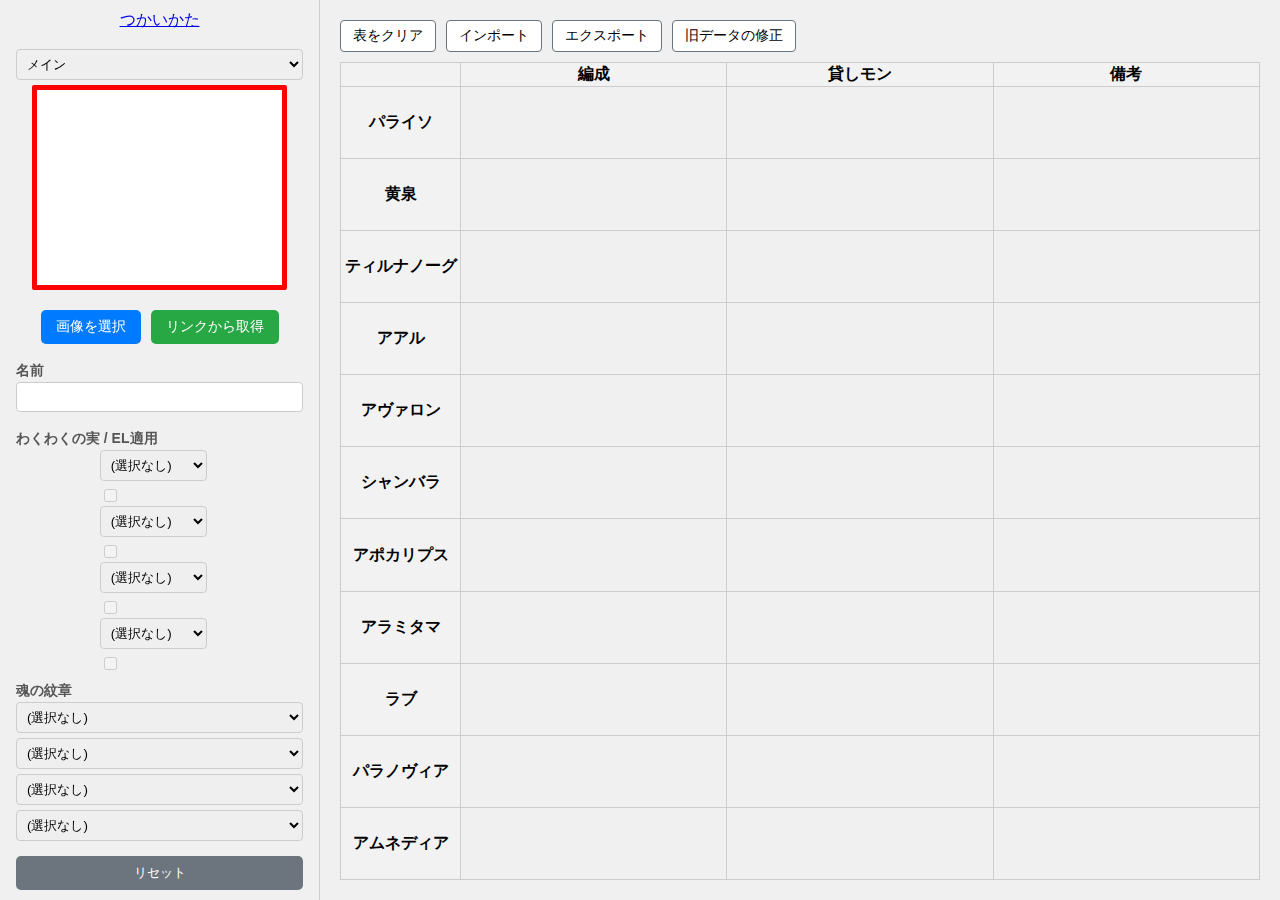
<file: seibo_party/index.html>
<!DOCTYPE html>
<html lang="ja">
<head>
    <meta charset="UTF-8">
    <meta name="viewport" content="width=device-width, initial-scale=1.0">
    <title>星墓編成ツール</title>

    <meta property="og:title" content="星墓編成ツール">
    <meta property="og:description" content="破壊の星墓の編成アシストツール">
    <meta property="og:type" content="website">
    <meta property="og:url" content="https://enmKos.github.io/kospage/seibo_party/index.html">
    <meta property="og:image" content="https://enmKos.github.io/kospage/seibo_party/seibo.png">
    
    <link rel="stylesheet" href="style.css">
</head>
<body>
    <div class="main-container">
        <div id="section-a" class="character-add-section">
            <div class="content-wrapper">
                <a href="how2.html">つかいかた</a>
                <br>
                <div id="preview-mode-indicator" class="preview-indicator" style="display: none;">
                    <p>プレビューモード中</p>
                    <button id="exit-preview-button">編集に戻る</button>
                </div>

                <select id="role-selector" class="dropdown-menu">
                    <option value="main">メイン</option>
                    <option value="sub2">サブ2</option>
                    <option value="sub3">サブ3</option>
                    <option value="sub4">サブ4</option>
                </select>

                <div id="square-wrapper" draggable="true">
                    <div id="image-preview-square" class="image-preview-square border-main"></div>
                </div>
                
                <div id="edit-buttons-container" class="button-container">
                    <label for="image-selector" class="action-button">画像を選択</label>
                    <input type="file" id="image-selector" accept="image/*" style="display: none;">
                    <button id="get-from-link-button" class="action-button green-button">リンクから取得</button>
                </div>

                <p class="section-label">名前</p>
                <input type="text" id="character-name" class="text-input">
                
                <p class="section-label">わくわくの実 / EL適用</p>
                <div class="ability-row">
                    <select class="dropdown-menu ability-selector"></select>
                    <input type="checkbox" class="ability-checkbox" disabled>
                </div>
                <div class="ability-row">
                    <select class="dropdown-menu ability-selector"></select>
                    <input type="checkbox" class="ability-checkbox" disabled>
                </div>
                <div class="ability-row">
                    <select class="dropdown-menu ability-selector"></select>
                    <input type="checkbox" class="ability-checkbox" disabled>
                </div>
                <div class="ability-row">
                    <select class="dropdown-menu ability-selector"></select>
                    <input type="checkbox" class="ability-checkbox" disabled>
                </div>

                <p class="section-label">魂の紋章</p>
                <select class="dropdown-menu crest-selector"></select>
                <select class="dropdown-menu crest-selector"></select>
                <select class="dropdown-menu crest-selector"></select>
                <select class="dropdown-menu crest-selector"></select>

                <button id="reset-all-button" class="reset-button">リセット</button>
            </div>
        </div>

        <div id="section-b" class="right-section">
            <div class="table-container">
                <div class="table-actions">
                    <button id="clear-button" class="io-button">表をクリア</button>
                    <button id="import-button" class="io-button">インポート</button>
                    <button id="export-button" class="io-button">エクスポート</button>
                    <button id="refined-button" class="io-button">旧データの修正</button>
                    <input type="file" id="import-file-input" style="display: none;" accept="application/json">
                </div>
                <table>
                    <colgroup>
                        <col class="label-col">
                        <col class="data-col">
                        <col class="data-col">
                        <col class="data-col">
                    </colgroup>
                    <thead>
                        <tr>
                            <th></th>
                            <th>編成</th>
                            <th>貸しモン</th>
                            <th>備考</th>
                        </tr>
                    </thead>
                    <tbody>
                        <tr><th>パライソ</th><td class="drop-target-cell"><div class="drop-target"></div></td><td class="editable-cell"><div class="editable-content" contenteditable="true"></div></td><td class="editable-cell"><div class="editable-content" contenteditable="true"></div></td></tr>
                        <tr><th>黄泉</th><td class="drop-target-cell"><div class="drop-target"></div></td><td class="editable-cell"><div class="editable-content" contenteditable="true"></div></td><td class="editable-cell"><div class="editable-content" contenteditable="true"></div></td></tr>
                        <tr><th>ティルナノーグ</th><td class="drop-target-cell"><div class="drop-target"></div></td><td class="editable-cell"><div class="editable-content" contenteditable="true"></div></td><td class="editable-cell"><div class="editable-content" contenteditable="true"></div></td></tr>
                        <tr><th>アアル</th><td class="drop-target-cell"><div class="drop-target"></div></td><td class="editable-cell"><div class="editable-content" contenteditable="true"></div></td><td class="editable-cell"><div class="editable-content" contenteditable="true"></div></td></tr>
                        <tr><th>アヴァロン</th><td class="drop-target-cell"><div class="drop-target"></div></td><td class="editable-cell"><div class="editable-content" contenteditable="true"></div></td><td class="editable-cell"><div class="editable-content" contenteditable="true"></div></td></tr>
                        <tr><th>シャンバラ</th><td class="drop-target-cell"><div class="drop-target"></div></td><td class="editable-cell"><div class="editable-content" contenteditable="true"></div></td><td class="editable-cell"><div class="editable-content" contenteditable="true"></div></td></tr>
                        <tr><th>アポカリプス</th><td class="drop-target-cell"><div class="drop-target"></div></td><td class="editable-cell"><div class="editable-content" contenteditable="true"></div></td><td class="editable-cell"><div class="editable-content" contenteditable="true"></div></td></tr>
                        <tr><th>アラミタマ</th><td class="drop-target-cell"><div class="drop-target"></div></td><td class="editable-cell"><div class="editable-content" contenteditable="true"></div></td><td class="editable-cell"><div class="editable-content" contenteditable="true"></div></td></tr>
                        <tr><th>ラブ</th><td class="drop-target-cell"><div class="drop-target"></div></td><td class="editable-cell"><div class="editable-content" contenteditable="true"></div></td><td class="editable-cell"><div class="editable-content" contenteditable="true"></div></td></tr>
                        <tr><th>パラノヴィア</th><td class="drop-target-cell"><div class="drop-target"></div></td><td class="editable-cell"><div class="editable-content" contenteditable="true"></div></td><td class="editable-cell"><div class="editable-content" contenteditable="true"></div></td></tr>
                        <tr><th>アムネディア</th><td class="drop-target-cell"><div class="drop-target"></div></td><td class="editable-cell"><div class="editable-content" contenteditable="true"></div></td><td class="editable-cell"><div class="editable-content" contenteditable="true"></div></td></tr>
                        </tbody>
                </table>
            </div>
        </div>
    </div>

    <div id="tooltip" class="tooltip" style="display: none;">
        <strong id="tooltip-name"></strong>
        <div id="tooltip-abilities" class="tooltip-section"></div>
        <div id="tooltip-crests" class="tooltip-section"></div>
    </div>

    <script src="script.js"></script>
</body>
</html>
</file>
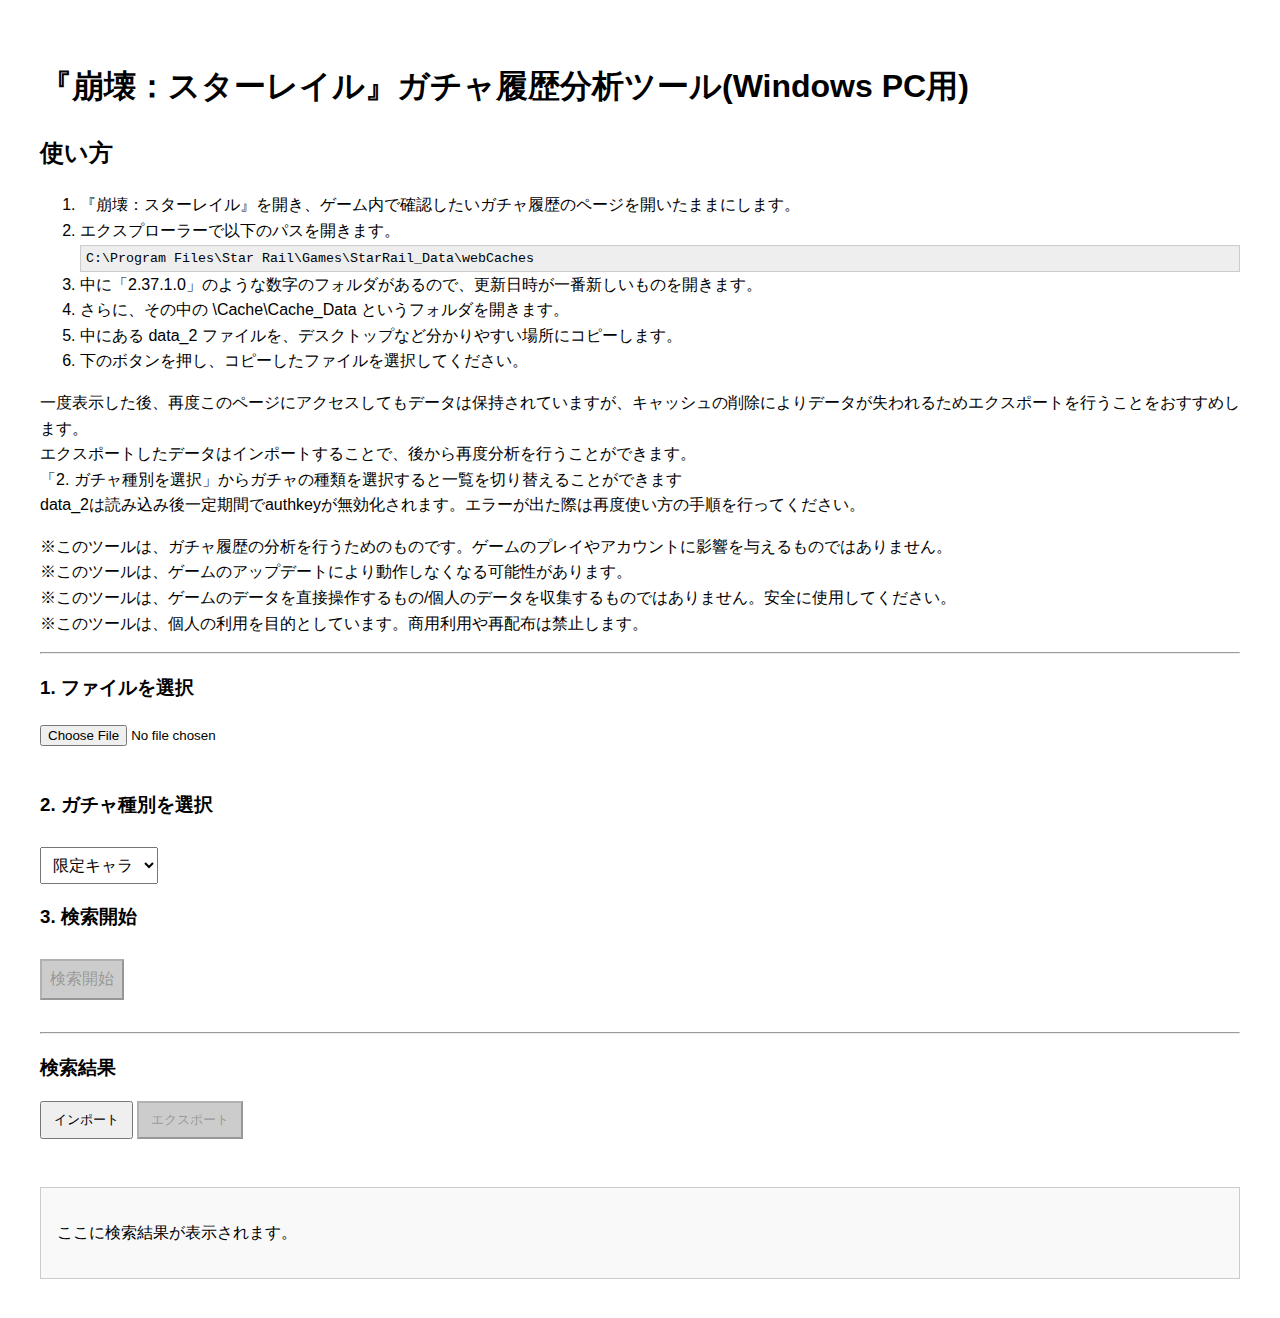
<file: str_gacha/index.html>
<!DOCTYPE html>
<html lang="ja">
<head>
    <meta charset="UTF-8">
    <meta name="viewport" content="width=device-width, initial-scale=1.0">
    <title>『崩壊：スターレイル』ガチャ履歴分析ツール</title>
    <link rel="stylesheet" href="style.css">
    <style>
        .path-input {
            width: 100%;
            padding: 5px;
            box-sizing: border-box;
            font-family: monospace;
            background-color: #eee;
            border: 1px solid #ccc;
        }
    </style>
</head>
<body>

    <h1>『崩壊：スターレイル』ガチャ履歴分析ツール(Windows PC用)</h1>

    <h2>使い方</h2>
    <ol>
        <li>『崩壊：スターレイル』を開き、ゲーム内で確認したいガチャ履歴のページを開いたままにします。</li>
        <li>
            エクスプローラーで以下のパスを開きます。<br>
            <input type="text" class="path-input" value="C:\Program Files\Star Rail\Games\StarRail_Data\webCaches" readonly onclick="this.select();">
        </li>
        <li>中に「2.37.1.0」のような数字のフォルダがあるので、更新日時が一番新しいものを開きます。</li>
        <li>さらに、その中の \Cache\Cache_Data というフォルダを開きます。</li>
        <li>中にある data_2 ファイルを、デスクトップなど分かりやすい場所にコピーします。</li>
        <li>下のボタンを押し、コピーしたファイルを選択してください。</li>
    </ol>
    <p>
        一度表示した後、再度このページにアクセスしてもデータは保持されていますが、キャッシュの削除によりデータが失われるためエクスポートを行うことをおすすめします。<br>
        エクスポートしたデータはインポートすることで、後から再度分析を行うことができます。<br>
        「2. ガチャ種別を選択」からガチャの種類を選択すると一覧を切り替えることができます<br>
        data_2は読み込み後一定期間でauthkeyが無効化されます。エラーが出た際は再度使い方の手順を行ってください。
    </p>
    <p>
        ※このツールは、ガチャ履歴の分析を行うためのものです。ゲームのプレイやアカウントに影響を与えるものではありません。<br>
        ※このツールは、ゲームのアップデートにより動作しなくなる可能性があります。<br>
        ※このツールは、ゲームのデータを直接操作するもの/個人のデータを収集するものではありません。安全に使用してください。<br>
        ※このツールは、個人の利用を目的としています。商用利用や再配布は禁止します。
    </p>

    <hr>

    <h3>1. ファイルを選択</h3>
    <div id="fileSelectionArea">
        <input type="file" id="fileInput">
    </div>
    <div id="fileErrorContainer" class="error-container"></div>

    <h3>2. ガチャ種別を選択</h3>
    <select id="gachaTypeSelect">
        <option value="11">限定キャラ</option>
        <option value="12">限定武器</option>
        <option value="1">恒常跳躍</option>
    </select>
    
    <h3>3. 検索開始</h3>
    <button id="searchButton" disabled>検索開始</button>
    <div id="searchErrorContainer" class="error-container"></div>

    <hr>

    <h3>検索結果</h3>
    <div id="io-buttons-container">
        <button id="importButton">インポート</button>
        <button id="exportButton" disabled>エクスポート</button>
    </div>
    <div id="statsContainer" class="stats-container"></div>
    
    <div id="resultContainer">
        <p>ここに検索結果が表示されます。</p>
    </div>
    
    <input type="file" id="importFileInput" hidden accept="application/json,.json">

    <script src="script.js" defer></script>

</body>
</html>
</file>
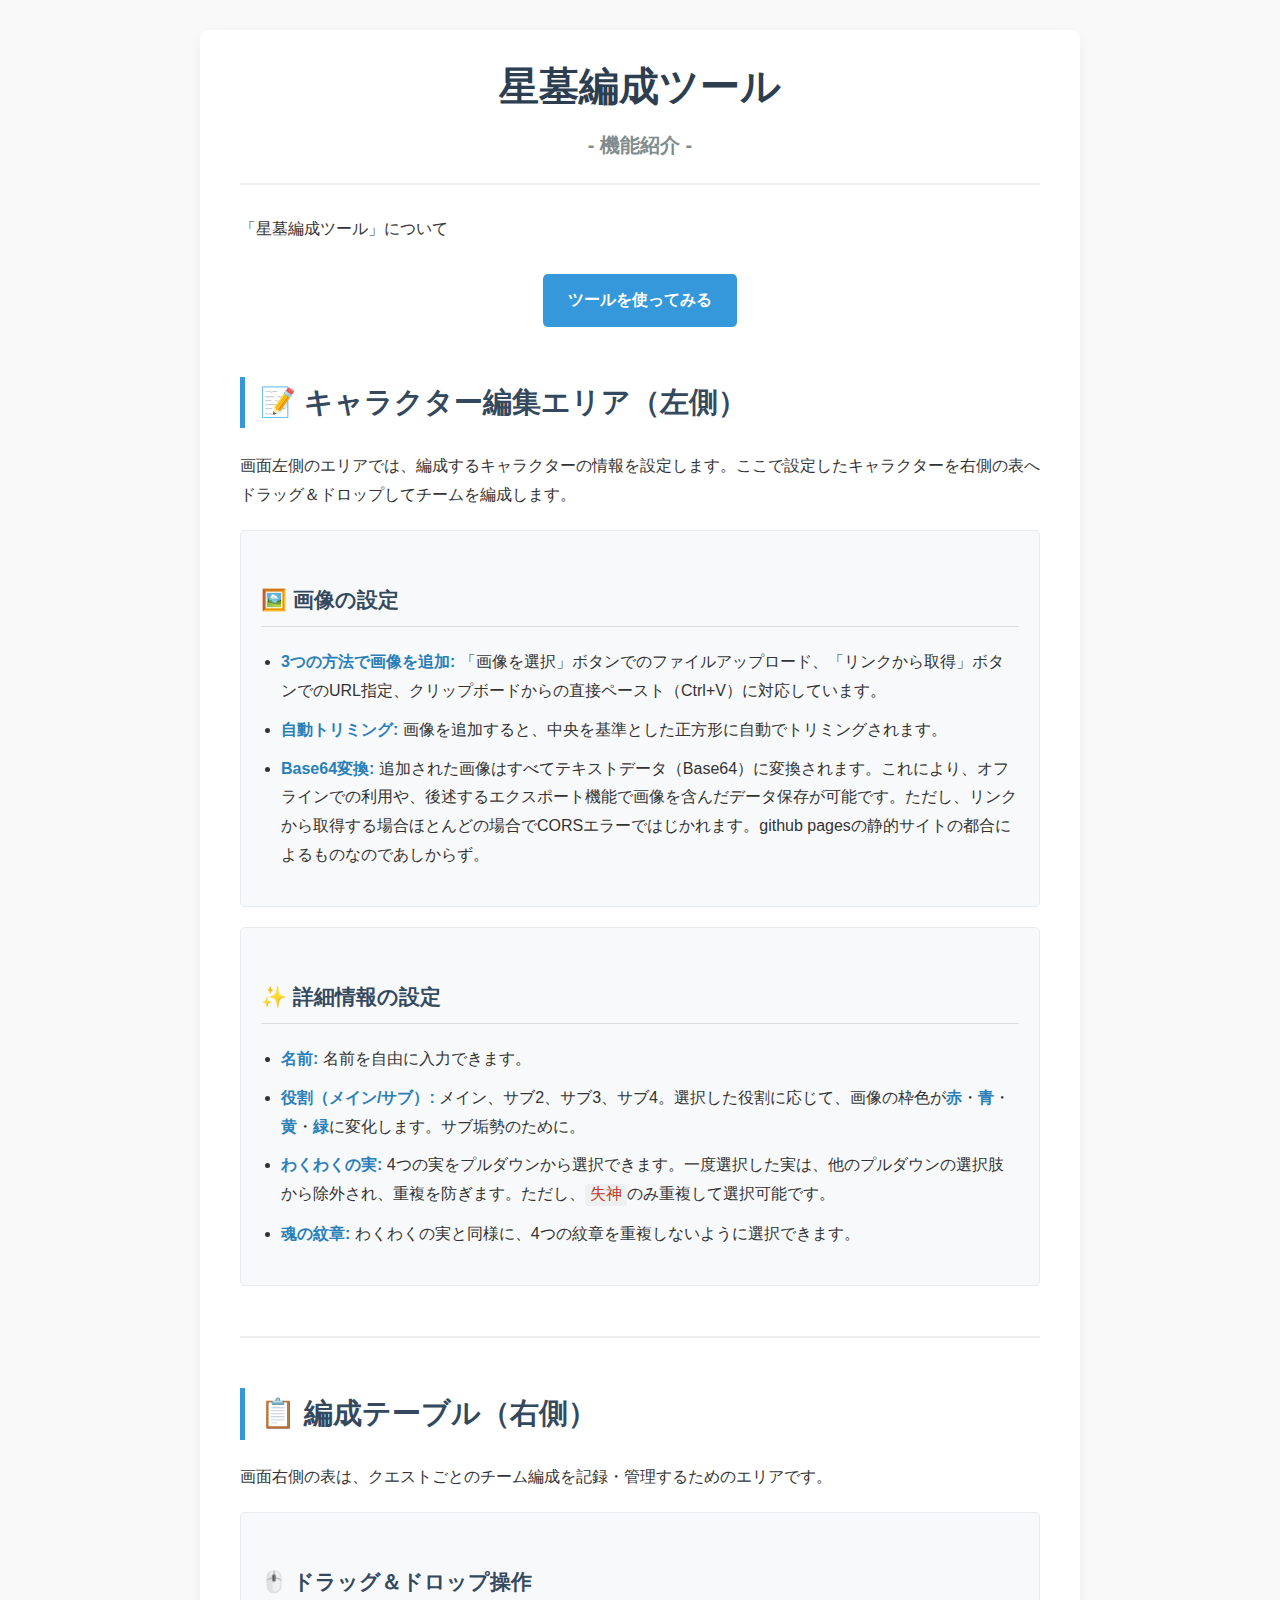
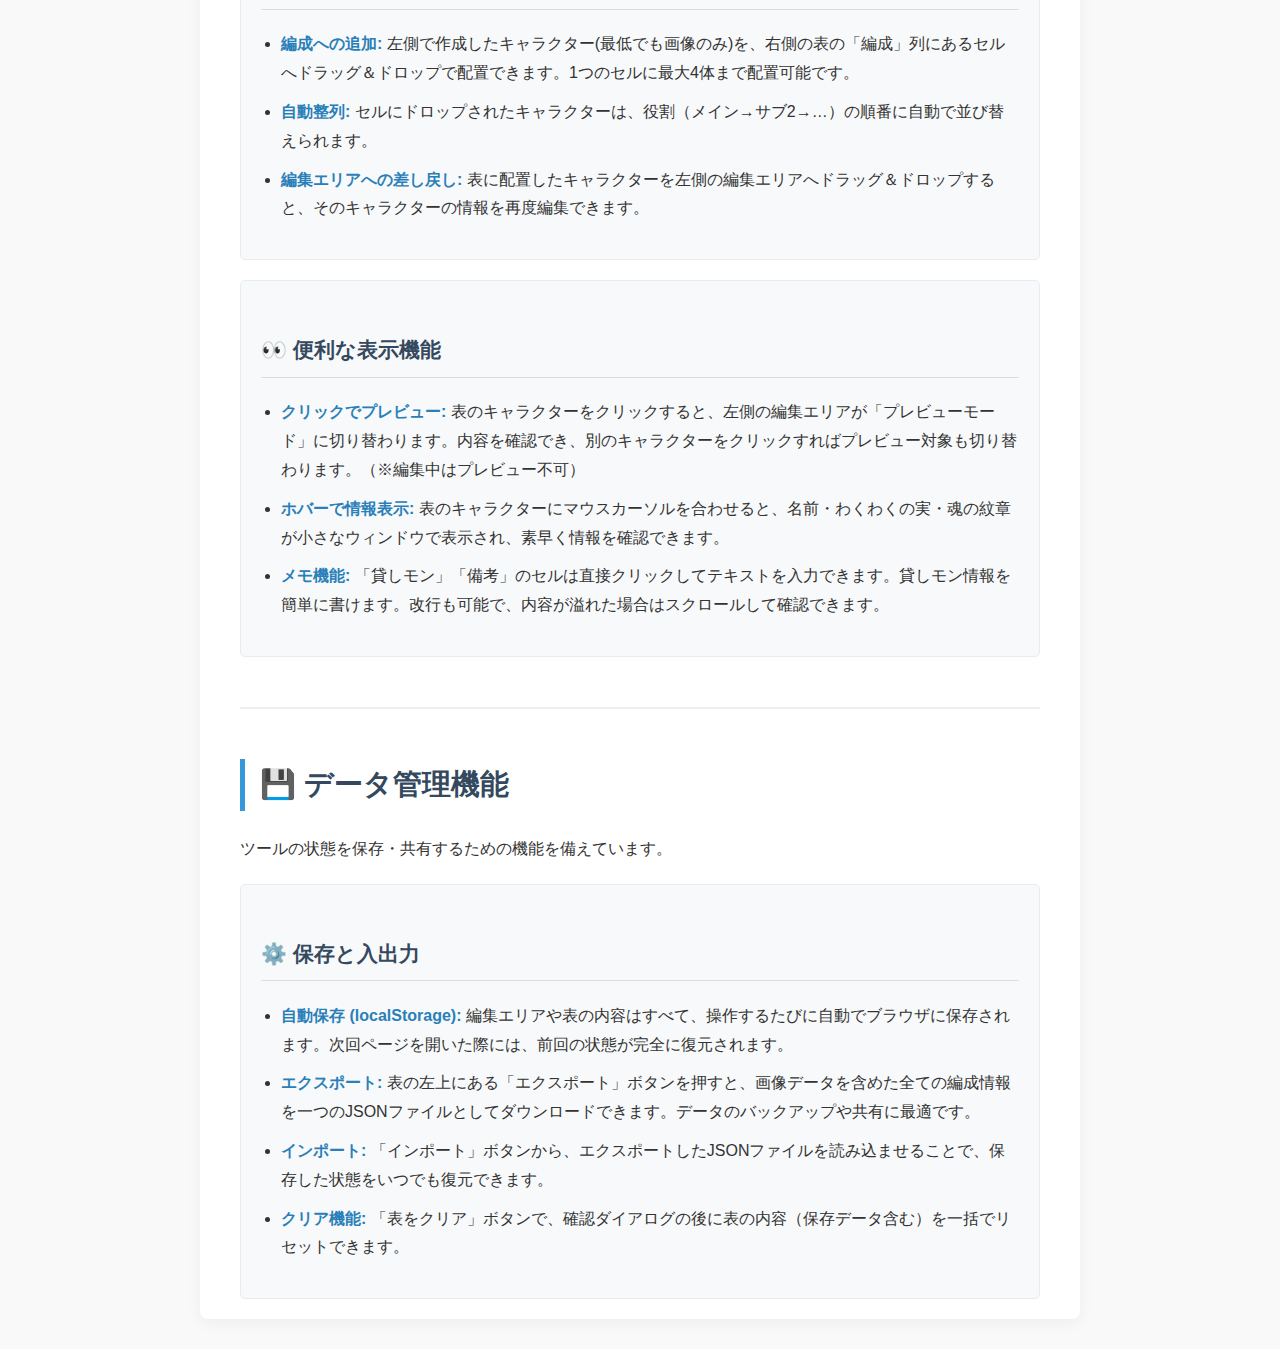
<file: seibo_party/how2.html>
<!DOCTYPE html>
<html lang="ja">
<head>
    <meta charset="UTF-8">
    <meta name="viewport" content="width=device-width, initial-scale=1.0">
    <title>星墓編成ツール - 機能紹介</title>
    <style>
        body {
            font-family: 'Helvetica Neue', Arial, 'Hiragino Kaku Gothic ProN', 'Hiragino Sans', Meiryo, sans-serif;
            line-height: 1.8;
            color: #333;
            background-color: #f9f9f9;
            margin: 0;
            padding: 0;
        }
        .container {
            max-width: 800px;
            margin: 30px auto;
            padding: 20px 40px;
            background-color: #fff;
            border-radius: 8px;
            box-shadow: 0 4px 15px rgba(0,0,0,0.05);
        }
        header {
            text-align: center;
            border-bottom: 2px solid #eee;
            padding-bottom: 20px;
            margin-bottom: 30px;
        }
        h1 {
            font-size: 2.5em;
            color: #2c3e50;
            margin: 0;
        }
        h1 span {
            font-size: 0.5em;
            color: #7f8c8d;
            display: block;
            margin-top: 5px;
        }
        h2 {
            font-size: 1.8em;
            color: #34495e;
            border-left: 5px solid #3498db;
            padding-left: 15px;
            margin-top: 50px;
        }
        h3 {
            font-size: 1.3em;
            color: #34495e;
            border-bottom: 1px solid #ddd;
            padding-bottom: 8px;
            margin-top: 30px;
        }
        p {
            font-size: 1em;
        }
        ul {
            padding-left: 20px;
        }
        li {
            margin-bottom: 10px;
        }
        code {
            background-color: #ecf0f1;
            color: #c0392b;
            padding: 2px 5px;
            border-radius: 4px;
            font-family: "SFMono-Regular", Consolas, "Liberation Mono", Menlo, Courier, monospace;
        }
        .feature-box {
            background-color: #f8f9fa;
            border: 1px solid #e9ecef;
            border-radius: 5px;
            padding: 20px;
            margin-top: 20px;
        }
        .feature-box strong {
            color: #2980b9;
        }
        .link-button {
            display: inline-block;
            text-align: center;
            background-color: #3498db;
            color: #fff;
            padding: 12px 25px;
            border-radius: 5px;
            text-decoration: none;
            font-weight: bold;
            transition: background-color 0.3s;
        }
        .link-button:hover {
            background-color: #2980b9;
        }
    </style>
</head>
<body>

    <div class="container">
        <header>
            <h1>星墓編成ツール
                <span>- 機能紹介 -</span>
            </h1>
        </header>

        <p>「星墓編成ツール」について</p>
        <p style="text-align:center; margin-top: 30px;">
            <a href="index.html" class="link-button">ツールを使ってみる</a>
        </p>

        <section id="editor">
            <h2>📝 キャラクター編集エリア（左側）</h2>
            <p>画面左側のエリアでは、編成するキャラクターの情報を設定します。ここで設定したキャラクターを右側の表へドラッグ＆ドロップしてチームを編成します。</p>

            <div class="feature-box">
                <h3>🖼️ 画像の設定</h3>
                <ul>
                    <li><strong>3つの方法で画像を追加:</strong> 「画像を選択」ボタンでのファイルアップロード、「リンクから取得」ボタンでのURL指定、クリップボードからの直接ペースト（Ctrl+V）に対応しています。</li>
                    <li><strong>自動トリミング:</strong> 画像を追加すると、中央を基準とした正方形に自動でトリミングされます。</li>
                    <li><strong>Base64変換:</strong> 追加された画像はすべてテキストデータ（Base64）に変換されます。これにより、オフラインでの利用や、後述するエクスポート機能で画像を含んだデータ保存が可能です。ただし、リンクから取得する場合ほとんどの場合でCORSエラーではじかれます。github pagesの静的サイトの都合によるものなのであしからず。</li>
                </ul>
            </div>

            <div class="feature-box">
                <h3>✨ 詳細情報の設定</h3>
                <ul>
                    <li><strong>名前:</strong> 名前を自由に入力できます。</li>
                    <li><strong>役割（メイン/サブ）:</strong> メイン、サブ2、サブ3、サブ4。選択した役割に応じて、画像の枠色が<strong>赤</strong>・<strong>青</strong>・<strong>黄</strong>・<strong>緑</strong>に変化します。サブ垢勢のために。</li>
                    <li><strong>わくわくの実:</strong> 4つの実をプルダウンから選択できます。一度選択した実は、他のプルダウンの選択肢から除外され、重複を防ぎます。ただし、<code>失神</code>のみ重複して選択可能です。</li>
                    <li><strong>魂の紋章:</strong> わくわくの実と同様に、4つの紋章を重複しないように選択できます。</li>
                </ul>
            </div>
        </section>

        <hr style="margin: 50px 0; border: none; border-top: 2px solid #eee;">

        <section id="table">
            <h2>📋 編成テーブル（右側）</h2>
            <p>画面右側の表は、クエストごとのチーム編成を記録・管理するためのエリアです。</p>

            <div class="feature-box">
                <h3>🖱️ ドラッグ＆ドロップ操作</h3>
                <ul>
                    <li><strong>編成への追加:</strong> 左側で作成したキャラクター(最低でも画像のみ)を、右側の表の「編成」列にあるセルへドラッグ＆ドロップで配置できます。1つのセルに最大4体まで配置可能です。</li>
                    <li><strong>自動整列:</strong> セルにドロップされたキャラクターは、役割（メイン→サブ2→…）の順番に自動で並び替えられます。</li>
                    <li><strong>編集エリアへの差し戻し:</strong> 表に配置したキャラクターを左側の編集エリアへドラッグ＆ドロップすると、そのキャラクターの情報を再度編集できます。</li>
                </ul>
            </div>

            <div class="feature-box">
                <h3>👀 便利な表示機能</h3>
                <ul>
                    <li><strong>クリックでプレビュー:</strong> 表のキャラクターをクリックすると、左側の編集エリアが「プレビューモード」に切り替わります。内容を確認でき、別のキャラクターをクリックすればプレビュー対象も切り替わります。（※編集中はプレビュー不可）</li>
                    <li><strong>ホバーで情報表示:</strong> 表のキャラクターにマウスカーソルを合わせると、名前・わくわくの実・魂の紋章が小さなウィンドウで表示され、素早く情報を確認できます。</li>
                    <li><strong>メモ機能:</strong> 「貸しモン」「備考」のセルは直接クリックしてテキストを入力できます。貸しモン情報を簡単に書けます。改行も可能で、内容が溢れた場合はスクロールして確認できます。</li>
                </ul>
            </div>
        </section>

        <hr style="margin: 50px 0; border: none; border-top: 2px solid #eee;">

        <section id="data-management">
            <h2>💾 データ管理機能</h2>
            <p>ツールの状態を保存・共有するための機能を備えています。</p>

            <div class="feature-box">
                <h3>⚙️ 保存と入出力</h3>
                <ul>
                    <li><strong>自動保存 (localStorage):</strong> 編集エリアや表の内容はすべて、操作するたびに自動でブラウザに保存されます。次回ページを開いた際には、前回の状態が完全に復元されます。</li>
                    <li><strong>エクスポート:</strong> 表の左上にある「エクスポート」ボタンを押すと、画像データを含めた全ての編成情報を一つのJSONファイルとしてダウンロードできます。データのバックアップや共有に最適です。</li>
                    <li><strong>インポート:</strong> 「インポート」ボタンから、エクスポートしたJSONファイルを読み込ませることで、保存した状態をいつでも復元できます。</li>
                    <li><strong>クリア機能:</strong> 「表をクリア」ボタンで、確認ダイアログの後に表の内容（保存データ含む）を一括でリセットできます。</li>
                </ul>
            </div>
        </section>

    </div>

</body>
</html>
</file>
<file: seibo_party/style.css>
body, html {
    margin: 0; padding: 0; height: 100%;
    font-family: sans-serif; background-color: #f0f0f0;
}
.main-container { display: flex; height: 100vh; }

.character-add-section {
    flex: 1; position: fixed; top: 0; left: 0; width: 25%; height: 100%;
    border-right: 1px solid #ccc; display: flex; justify-content: center;
    align-items: center; padding: 10px 0; box-sizing: border-box;
    transition: background-color 0.2s;
}
.content-wrapper {
    display: flex; flex-direction: column; align-items: center;
    width: 100%; height: 100%; overflow-y: auto;
}

.preview-indicator {
    width: 90%;
    padding: 8px;
    margin-bottom: 5px;
    background-color: #fffde7;
    border: 1px solid #ffc107;
    border-radius: 4px;
    text-align: center;
}
.preview-indicator p {
    margin: 0 0 5px 0;
    font-weight: bold;
    font-size: 14px;
    color: #856404;
}
#exit-preview-button {
    padding: 4px 8px;
    font-size: 12px;
    cursor: pointer;
}

#square-wrapper {
    width: 80%;
    margin-bottom: 10px;
    cursor: grab;
    display: flex;
    align-items: center;
    justify-content: center;
    flex-grow: 1;
    min-height: 0;
}
#square-wrapper:active { cursor: grabbing; }
.dragging { opacity: 0.5; }
.image-preview-square {
    width: 100%;
    max-width: 100%;
    max-height: 100%;
    aspect-ratio: 1 / 1;
    
    position: relative;
    background-color: #fff;
    border-width: 5px;
    border-style: solid;
    box-sizing: border-box;
    border-radius: 2px;
    overflow: hidden;
    background-size: cover;
    background-repeat: no-repeat;
    background-position: center;
}
.image-preview-square img {
    position: absolute; top: 50%; left: 50%;
    transform: translate(-50%, -50%);
    min-width: 100%; min-height: 100%; width: auto; height: auto;
    object-fit: cover; pointer-events: none;
}
.border-main { border-color: red; } .border-sub2 { border-color: blue; }
.border-sub3 { border-color: gold; } .border-sub4 { border-color: green; }

.button-container {
    display: flex; justify-content: center; gap: 10px;
    width: 90%; margin: 10px 0;
}
.action-button {
    padding: 8px 15px; border-radius: 5px; cursor: pointer; border: none;
    color: white; text-align: center; background-color: #007bff; font-size: 14px;
}
.action-button:hover { background-color: #0056b3; }
.green-button { background-color: #28a745; }
.green-button:hover { background-color: #218838; }
.section-label {
    font-size: 14px; font-weight: bold; color: #555;
    margin: 8px 0 2px 0; text-align: left; width: 90%;
}
.dropdown-menu { width: 90%; padding: 6px; margin-bottom: 5px; border: 1px solid #ccc; border-radius: 4px; }
.reset-button { width: 90%; padding: 8px; background-color: #6c757d; color: white; border: none;
    border-radius: 5px; cursor: pointer; margin-top: 10px; }
.reset-button:hover { background-color: #5a6268; }

.dropdown-menu:disabled {
    color: #212529;
    background-color: #e9ecef;
    opacity: 1;
    -webkit-text-fill-color: #212529;
    cursor: not-allowed;
}

.right-section {
    flex: 3; margin-left: 25%; padding: 20px; box-sizing: border-box;
    display: flex;
    flex-direction: column;
    transition: background-color 0.2s;
}
.active-section { background-color: #e9e9e9; }

.table-container {
    width: 100%; height: 100%;
    display: flex; flex-direction: column;
}

.table-actions {
    margin-bottom: 10px;
    display: flex;
    gap: 10px;
}
.io-button {
    padding: 6px 12px;
    font-size: 14px;
    border-radius: 4px;
    border: 1px solid #6c757d;
    background-color: white;
    cursor: pointer;
}
.io-button:hover {
    background-color: #f8f9fa;
}

.table-container table {
    width: 100%;
    flex-grow: 1;
    border-collapse: collapse; table-layout: fixed;
}
.label-col { width: 120px; }
.data-col { width: auto; }
.table-container th, .table-container td {
    border: 1px solid #ccc; text-align: center; vertical-align: middle;
}
.table-container th { background-color: #f2f2f2; font-weight: bold; }

.drop-target-cell, .editable-cell  {
    padding: 0;
    position: relative;
}
.drop-target {
    position: absolute; top: 0; left: 0;
    width: 100%; height: 100%; padding: 2px; box-sizing: border-box;
    display: flex; align-items: center; gap: 2px;
    justify-content: center;
}

.drop-target.drag-over, #square-wrapper.drag-over { background-color: #e0f7fa; }
.dropped-square {
    position: relative; border-width: 3px; border-style: solid;
    box-sizing: border-box; border-radius: 2px; background-size: cover;
    background-repeat: no-repeat; background-position: center; cursor: grab;
    flex-shrink: 0;
}
.dropped-square:active { cursor: grabbing; }

.editable-content {
    position: absolute;
    top: 0;
    left: 0;
    height: 100%;
    width: 100%;
    padding: 4px;
    box-sizing: border-box;
    overflow-y: auto;
    text-align: left;
    white-space: pre-wrap;
    word-break: break-all;
    font-size: 14px;
}
.editable-content:focus {
    background-color: #fffde7;
    outline: none;
}

.text-input {
    width: 90%;
    padding: 6px 8px;
    margin-bottom: 10px;
    border: 1px solid #ccc;
    border-radius: 4px;
    box-sizing: border-box;
    font-size: 14px;
}

.tooltip {
    position: fixed;
    display: none;
    background-color: rgba(0, 0, 0, 0.85);
    color: white;
    padding: 10px 15px;
    border-radius: 6px;
    border: 1px solid #555;
    font-size: 14px;
    z-index: 1000;
    max-width: 250px;
    pointer-events: none;
    line-height: 1.6;
    box-shadow: 0 4px 12px rgba(0, 0, 0, 0.3);
}

.tooltip-section {
    margin-top: 8px;
    padding-top: 8px;
    border-top: 1px solid #444;
}

.tooltip-section h4 {
    margin: 0 0 5px 0;
    font-size: 13px;
    color: #aaa;
    font-weight: normal;
}

.tooltip-section ul {
    margin: 0;
    padding: 0 0 0 18px;
    list-style-type: "・";
}

.tooltip-section li {
    padding-left: 5px;
}
</file>
<file: str_gacha/style.css>
body {
    font-family: sans-serif;
    padding: 2em;
    line-height: 1.6;
}

#gachaTypeSelect, #searchButton {
    padding: 8px;
    font-size: 16px;
    margin-top: 0.5em;
}

#searchButton:disabled {
    background-color: #ccc;
    cursor: not-allowed;
}

#fileSelectionArea .status-text {
    padding: 10px;
    background-color: #e7f3fe;
    border: 1px solid #b3d7ff;
    border-radius: 4px;
    margin-bottom: 10px;
}

.error-container {
    color: red;
    margin-top: 0.5em;
    min-height: 1em;
}

#io-buttons-container {
    margin-bottom: 1em;
}
#io-buttons-container button {
    padding: 8px 12px;
}
#io-buttons-container button:disabled {
    background-color: #ccc;
    cursor: not-allowed;
}

.stats-container {
    color: red;
    font-weight: bold;
    margin-bottom: 1em;
    min-height: 1em;
}


#resultContainer {
    margin-top: 1em;
    padding: 1em;
    border: 1px solid #ccc;
    background-color: #f9f9f9;
}

.result-header {
    margin-bottom: 1em;
}

.filter-container {
    margin: 1em 0;
    padding: 1em;
    background-color: #f2f2f2;
    border-radius: 4px;
    display: flex;
    gap: 1.5em;
}
.filter-container label {
    margin-right: 0.5em;
    font-weight: bold;
}
.filter-container select {
    padding: 5px;
}

table {
    width: 100%;
    border-collapse: collapse;
}

th, td {
    border: 1px solid #ddd;
    padding: 8px;
    text-align: center;
}

th:nth-child(1), td:nth-child(1),
th:nth-child(3), td:nth-child(3),
th:nth-child(4), td:nth-child(4) {
    width: 100px;
    text-align: center;
}

th:nth-child(2), td:nth-child(2) {
    width: 60px;
    text-align: center;
}

th {
    background-color: #e9e9e9;
}

.rank-3 { color: #007bff; }
.rank-4 { color: #8a2be2; }
.rank-5 { color: #ff8c00; }
</file>
